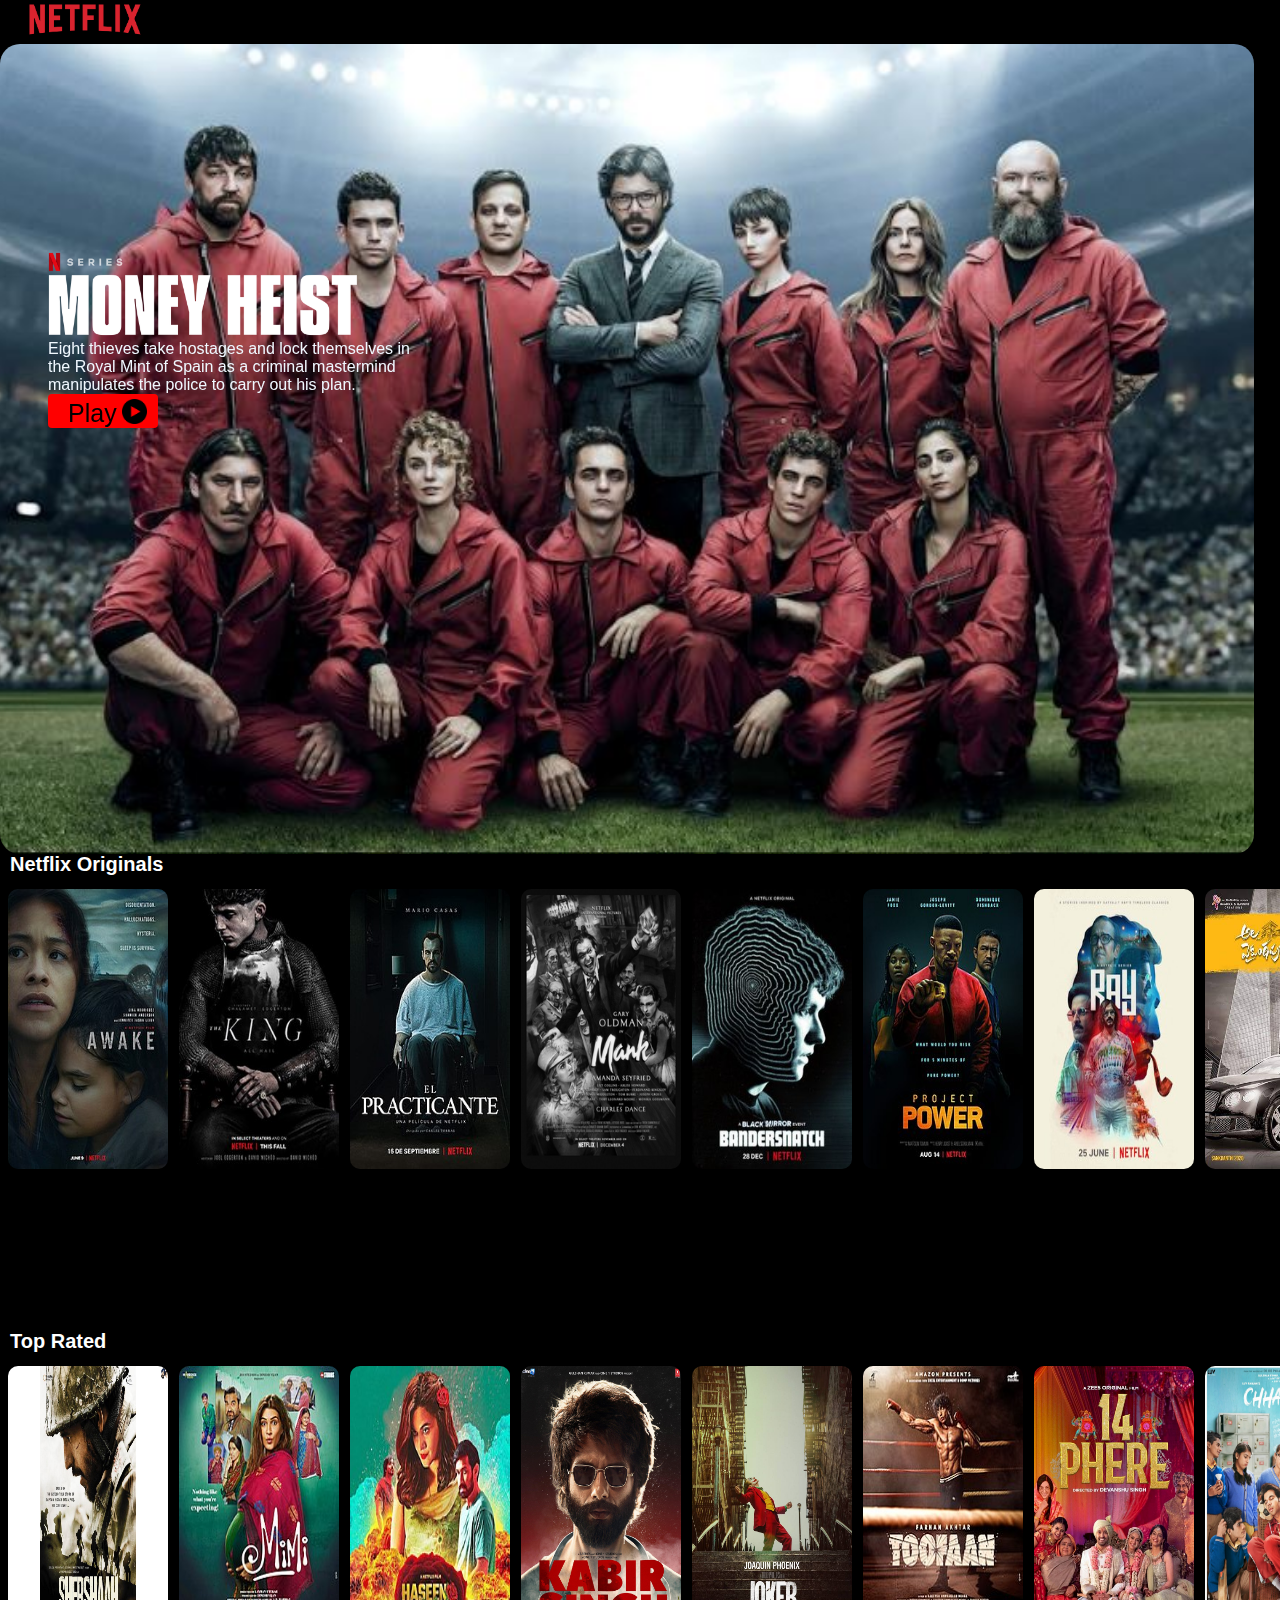
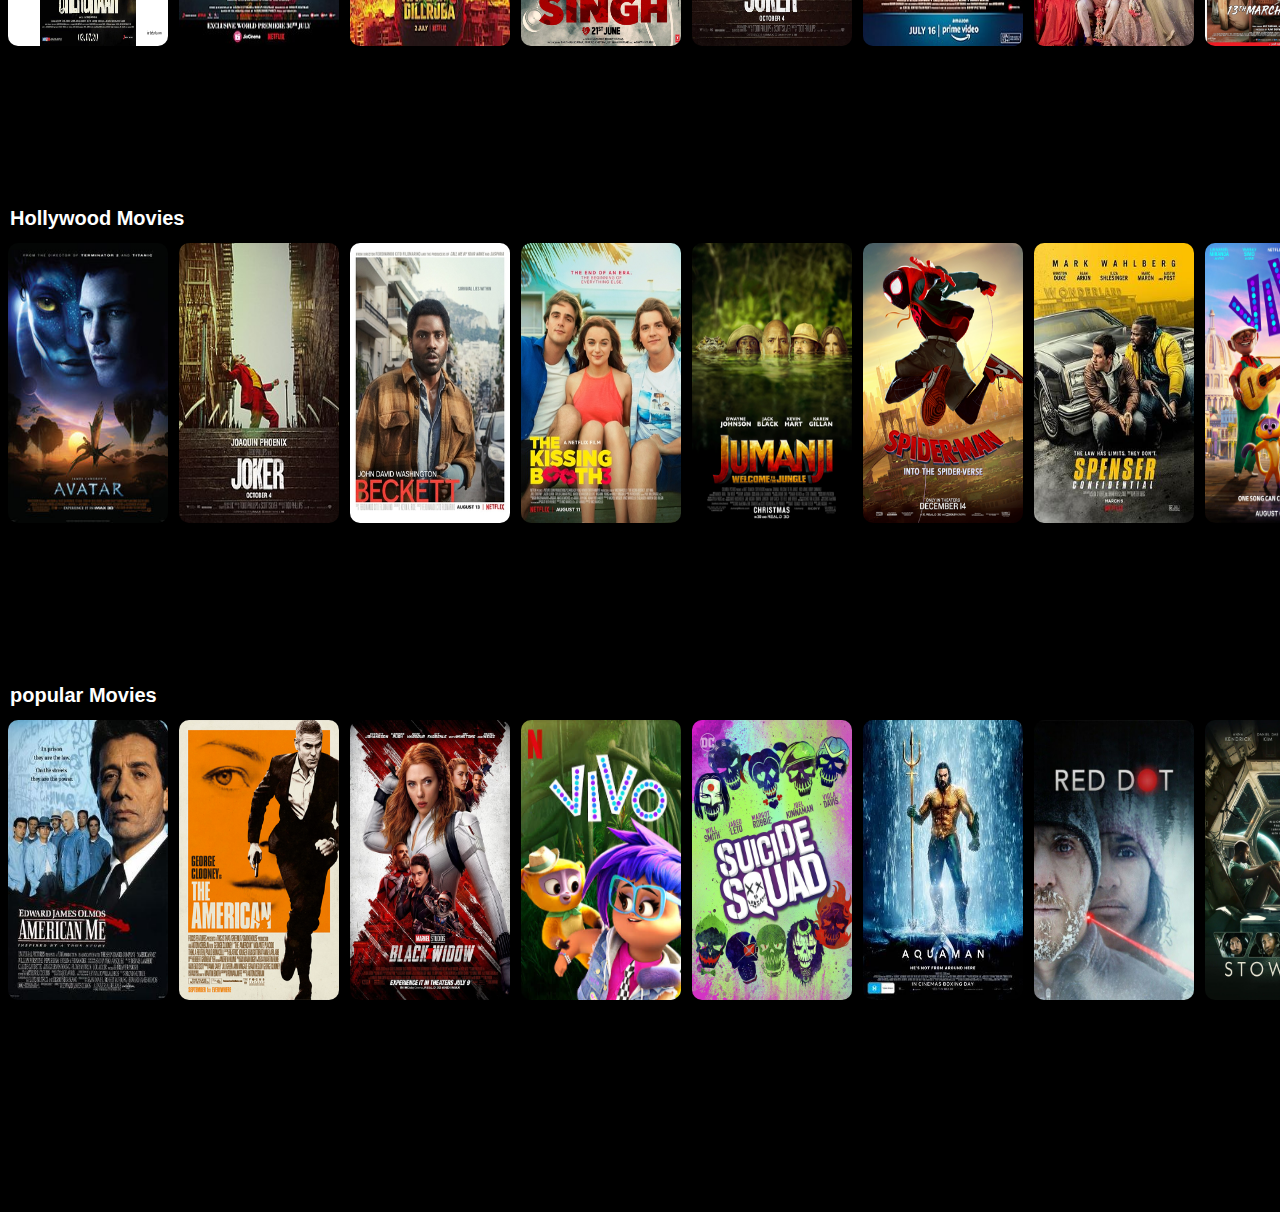
<file: moviearea.html>
<!DOCTYPE html>
<html lang="en">
<head>
    <meta charset="UTF-8">
    <meta http-equiv="X-UA-Compatible" content="IE=edge">
    <meta name="viewport" content="width=device-width, initial-scale=1.0">
    <link rel="icon" href="assets/nicon.ico">
    <link rel="stylesheet" href="moviearea.css">
    <title>Netflix India – Watch TV Shows Online, Watch Movies Online</title>
</head>
<body>
    <section class="container">
        <div class="head">
            <img src="assets/Netflix_Logo.png" alt="">
        </div>
    </section>
    <div class="home-image">
        <div class="home-image-text">
            <img class="money" src="assets/monetharis.png" alt="">
            <p>
                Eight thieves take hostages and lock themselves in the Royal Mint of Spain as a criminal mastermind manipulates the police to carry out his plan.
            </p>
            <a style="text-decoration: none;" href="assets/MoneyH.mp4">
            <p class="play-button">Play
                <img src="assets/play.png" alt="">
            </p>
            </a>
        </div>
     </div>

     <div class="original">
        <h3 class="no-title">Netflix Originals</h3>
        <div class="no">
            <img src="assets/NetflixOrg/1-Awake.jpg" alt="">
            <img src="assets/NetflixOrg/2-The King.jpeg" alt="">
            <img src="assets/NetflixOrg/3-The Paramedic.jpg" alt="TR">
            <img src="assets/NetflixOrg/4-Mank.png" alt="TR">
            <img src="assets/NetflixOrg/5-Black mirror bandersnatch.jpg" alt="TR">
            <img src="assets/NetflixOrg/6-Project Power.jpeg" alt="TR">
            <img src="assets/NetflixOrg/7-Ray.jpg" alt="TR">
            <img src="assets/NetflixOrg/8-poster.jfif" alt="">
            <img src="assets/NetflixOrg/9-Venom.jpg" alt="">
            <img src="assets/NetflixOrg/10-Descent.jpg" alt="">
            <img src="assets/NetflixOrg/11-Extraction.jfif" alt="">
            <img src="assets/NetflixOrg/12-MyCandy.jpg" alt="">
            <img src="assets/NetflixOrg/13-SnakeEyes.jpg" alt="">
        </div>

        <div class="original">
            <h3 class="no-title">Top Rated</h3>
            <div class="no">
                <img src="assets/Top Rated/1-Sheershah.jpg" alt="">
                <img src="assets/Top Rated/2-Mimi.jpg" alt="">
                <img src="assets/Top Rated/3-Haseen Dillruba.jpg" alt="TR">
                <img src="assets/Top Rated/4-Kabir Singh.jpg" alt="TR">
                <img src="assets/Top Rated/5-joker.jfif" alt="TR">
                <img src="assets/Top Rated/6-Toofan.jpg" alt="TR">
                <img src="assets/Top Rated/7-  14 phere.jpg" alt="TR">
                <img src="assets/Top Rated/8-Chhalaang.jpg" alt="">
                <img src="assets/Top Rated/9-Godzilla.jfif" alt="">
                <img src="assets/Top Rated/10-BlackWidow.jpg" alt="">
                <img src="assets/Top Rated/11-Hungama2.jpg" alt="">
                <img src="assets/Top Rated/12-Stowaway.jfif" alt="">
                <img src="assets/Top Rated/13-Jumanji.jpg" alt="">
            </div>

            <div class="original1">
                <h3 class="no-title">Hollywood Movies</h3>
                <div class="no">
                    <img src="assets/Hollywood/Avatar.jpg" alt="HM">
                    <img src="assets/Hollywood/joker.jpg " alt="">
                    <img src="assets/Hollywood/Beckett_(film).jpg" alt="">
                    <img src="assets/Hollywood/The_Kissing_Booth_3Ho.jpg" alt="">
                    <img src="assets/Hollywood/Jumanji_Welcome_to_the_Jungle h.png" alt="">
                    <img src="assets/Hollywood/Spider-Man_Into_the_Spider-Verse_(2018_poster).png" alt="">
                    <img src="assets/Hollywood/Spenser_Confidential_poster.jpg" alt="">
                    <img src="assets/ZIP/Copy of poster15.jpg" alt="">
                    <img src="assets/Hollywood/Minions_poster.jpg" alt="">
                    <img src="assets/Hollywood/Hotel_Transylvania_3_(2018)_Poster.jpg" alt="">
                    <img src="assets/Hollywood/Peter-rabbit-teaser.jpg" alt="">
                    <img src="assets/Hollywood/We_Can_Be_Heroes_2020_film_poster.png" alt="">
                    <img src="assets/Hollywood/Scoob_poster.png" alt="">
                </div>
                <div class="Top-rated1">
                    <h3 class="no-title">popular Movies</h3>
                    <div class="no">
                <img src="assets/Popular Mov/1-AmericanMe.jpg" alt="">
                <img src="assets/Popular Mov/2-TheAmerican.png" alt="">
                <img src="assets/Popular Mov/3-BlackWidow.jpg" alt="TR">
                <img src="assets/Popular Mov/4-Vivo.jfif" alt="TR">
                <img src="assets/Popular Mov/5-SuicideSquad.jpg" alt="TR">
                <img src="assets/Popular Mov/6-AquaMan.jfif" alt="TR">
                <img src="assets/Popular Mov/7-RedDot.jfif" alt="TR">
                <img src="assets/Popular Mov/8-StowAway.jfif" alt="">
                <img src="assets/Popular Mov/9-Vivo.jpg" alt="">
                <img src="assets/Popular Mov/10-SuicideSquad.jpg" alt="">
                <img src="assets/Popular Mov/1-AmericanMe.jpg" alt="">
                <img src="assets/Popular Mov/2-TheAmerican.png" alt="">
                <img src="assets/Popular Mov/3-BlackWidow.jpg" alt="">
                    </div>
     </div>
</body>
</html>
</file>
<file: moviearea.css>
*{
    margin: 0;
    padding: 0;
    /* background-color: black; */
}

body{
    font-family: Arial, Helvetica, sans-serif;
    background-color: black;
}

.container{
    display: flex;
    margin: 5px;
}

.head img{
    position: relative;
    width: 11%;
    z-index: 1;
    margin-left: 10px;
    margin-top: -15px;
    margin-bottom: -14px;
}

.home-image{
    background-image: url(assets/hoome.jpg);
    background-position: center;
    background-repeat: no-repeat;
    background-size: cover;
    width: 98%;
    height: 90vh;
    border-radius: 20px;
    position: relative;
    filter: brightness();
}

.home-image-text{
    color: aliceblue;
    position: relative;
    width: 30%;
    top: 13em;
    left:3em;
    z-index: 1;
}

.money{
    width: 100%;
    height: auto;
}

.play-button{
    background-color: red;
    color: black;
    border-radius: 4px;
    width: 70px;
    padding: 5px 20px 0px;
    font-size: 25px;
}

.play-button img{
    margin-top: 0px;
    padding-left: 5px;
    width: 25px;
    position: absolute;
}
/* Netflix Originals Top Rated */
.original{
    color: aliceblue;
    padding-left: 0px;
}

.original h3{
    margin-top: 10px;
}

.original .no-title{
    font-size: 20px;
    padding-left: 10px;
    color: white;
    line-height: 1px;
    font-weight: 5px;
    margin-bottom: 19px;

}
.original .no{
    display: flex;
    height: 55vh;
    padding-top: 2px;
    margin-left: 0px;
    margin-bottom: -50px;
    overflow-y: hidden;
}

.original .no img{
    width: 160px;
    height: 280px;
    margin: 3px;
    margin-left: 8px;
    border-radius: 10px;
}

.original .no img:hover{
    transform: scale(1.1);
    transition: 0.4s ease-in-out;
    transition-delay: 0.1s;
    filter: brightness(70%);
}

/* Popular Movies Hollywood Movies */
.original1{
    color: aliceblue;
    padding-left: 0px;
}

.original1 h3{
    margin-top: 10px;
}

.original1 .no-title{
    font-size: 20px;
    padding-left: 10px;
    color: white;
    line-height: 1px;
    font-weight: 5px;
    margin-bottom: 19px;

}




.original1 .no{
    display: flex;
    height: 55vh;
    padding-top: 2px;
    margin-left: 0px;
    margin-bottom: -50px;
    overflow-y: hidden;
}

.original1 .no img{
    width: 160px;
    height: 280px;
    margin: 3px;
    margin-left: 8px;
    border-radius: 10px;
}

.original1 .no img:hover{
    transform: scale(1.1);
    transition: 0.4s ease-in-out;
    transition-delay: 0.1s;
    filter: brightness(70%);
}







html{
    overflow: scroll;
    overflow-x: hidden
}

::-webkit-scrollbar{
    width: 2px;
    background: transparent;
}
</file>
